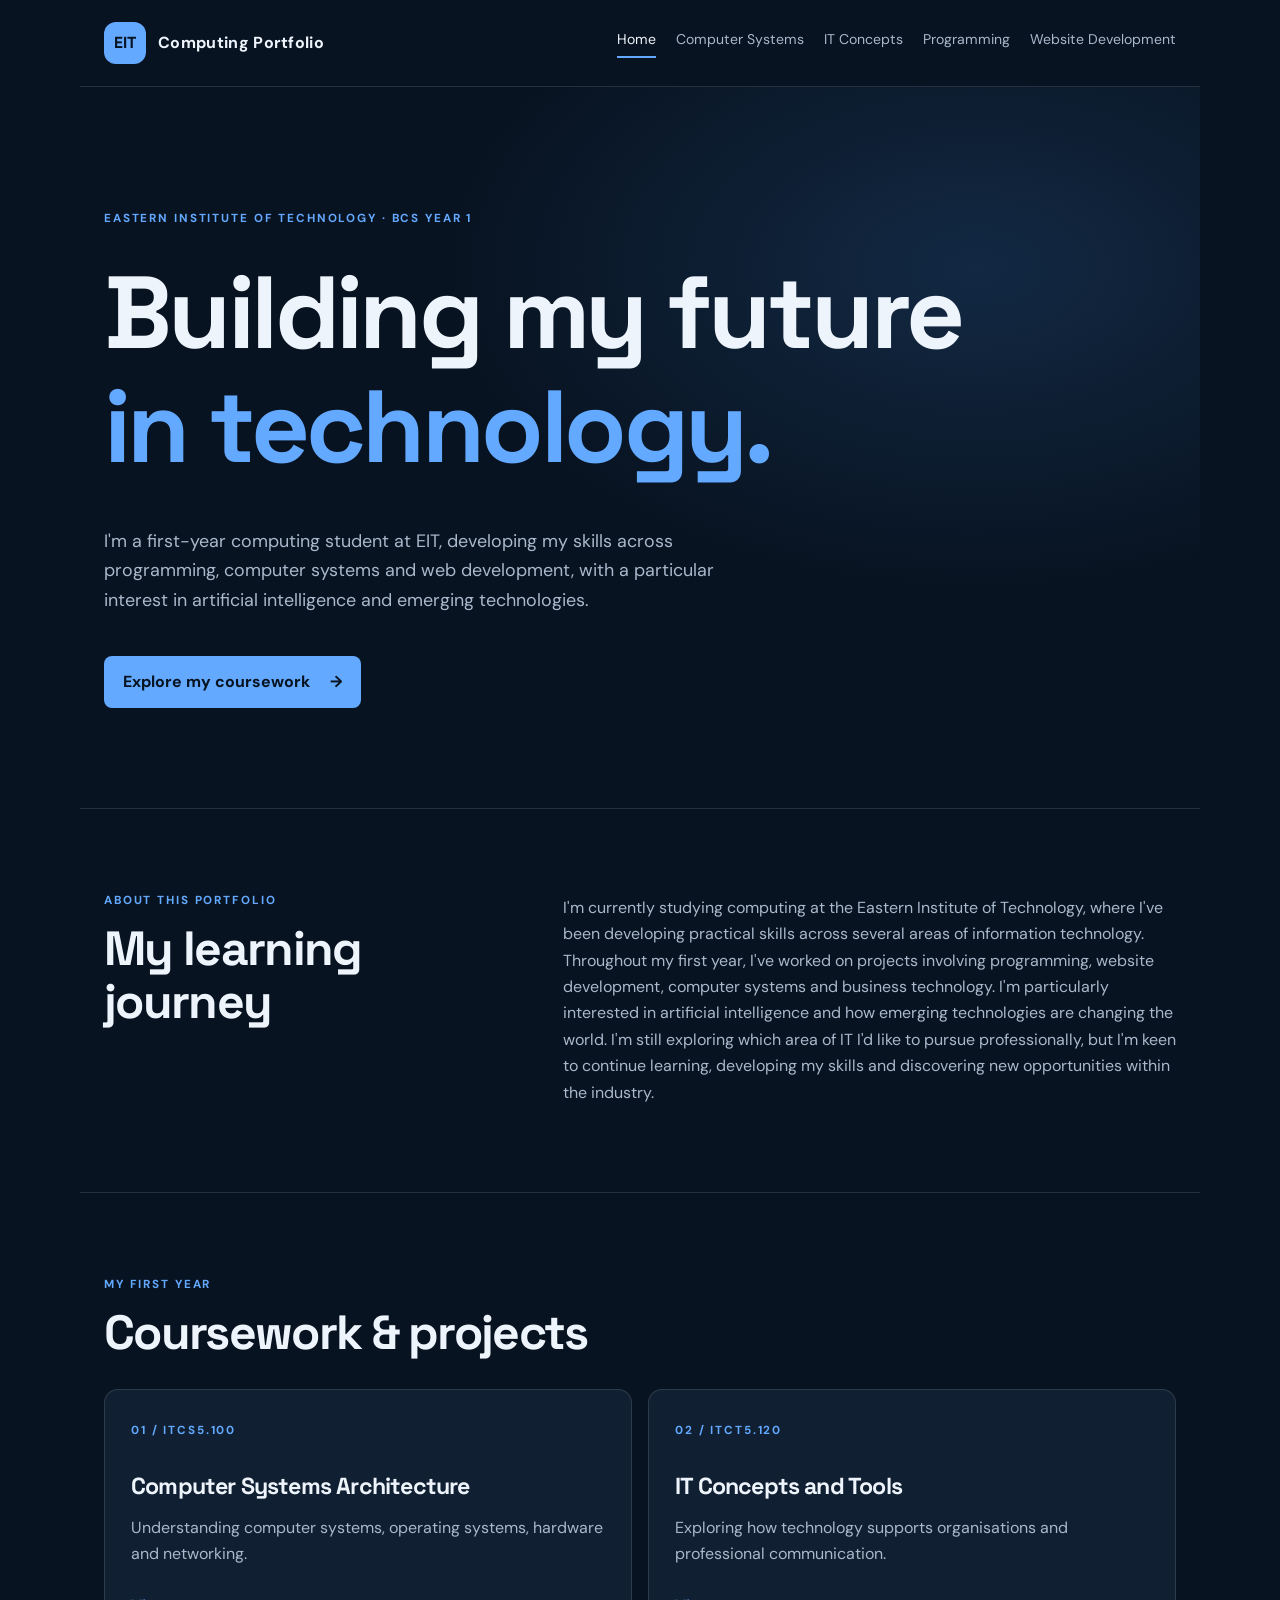
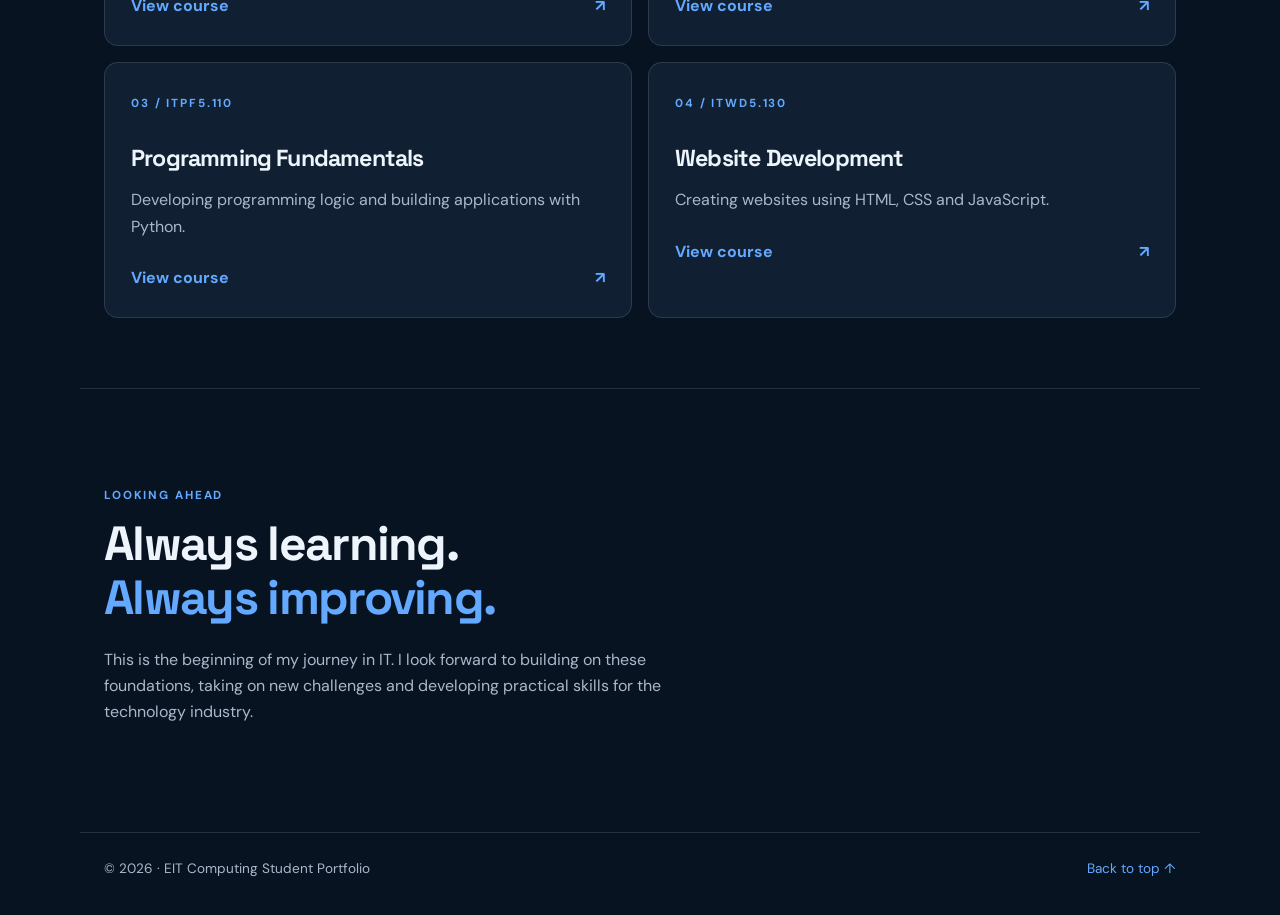
<file: index.html>
<!DOCTYPE html>
<html lang="en">
<head>
  <meta charset="UTF-8">
  <meta name="viewport" content="width=device-width, initial-scale=1.0">
  <meta name="description" content="EIT computing student professional portfolio showcasing first-year projects, skills and learning.">
  <title>Professional Portfolio | EIT Computing</title>
  <link rel="stylesheet" href="css/style.css">
  <script src="js/script.js" defer></script>
</head>
<body>
<header class="site-header">
  <a class="brand" href="index.html"><span class="brand-mark">EIT</span><span>Computing Portfolio</span></a>
  <button class="menu-toggle" aria-label="Toggle navigation" aria-expanded="false">☰</button>
  <nav class="nav">
    <a class="active" href="index.html">Home</a>
    <a href="computer-systems.html">Computer Systems</a>
    <a href="it-concepts.html">IT Concepts</a>
    <a href="programming.html">Programming</a>
    <a href="website-development.html">Website Development</a>
  </nav>
</header>
<main>
  <section class="hero">
    <p class="eyebrow">EASTERN INSTITUTE OF TECHNOLOGY · BCS YEAR 1</p>
    <h1>Building my future<br><span>in technology.</span></h1>
    <p class="hero-copy">I'm a first-year computing student at EIT, developing my skills across programming, computer systems and web development, with a particular interest in artificial intelligence and emerging technologies.</p>
    <a class="button" href="#courses">Explore my coursework <span aria-hidden="true">→</span></a>
  </section>
  <section class="intro section">
    <div><p class="eyebrow">ABOUT THIS PORTFOLIO</p><h2>My learning journey</h2></div>
    <p>I'm currently studying computing at the Eastern Institute of Technology, where I've been developing practical skills across several areas of information technology. Throughout my first year, I've worked on projects involving programming, website development, computer systems and business technology. I'm particularly interested in artificial intelligence and how emerging technologies are changing the world. I'm still exploring which area of IT I'd like to pursue professionally, but I'm keen to continue learning, developing my skills and discovering new opportunities within the industry.</p>
  </section>
  <section class="section" id="courses">
    <p class="eyebrow">MY FIRST YEAR</p><h2>Coursework & projects</h2>
    <div class="course-grid">
      <a class="course-card" href="computer-systems.html"><span class="card-number">01 / ITCS5.100</span><h3>Computer Systems Architecture</h3><p>Understanding computer systems, operating systems, hardware and networking.</p><span class="card-link">View course <b>↗</b></span></a>
      <a class="course-card" href="it-concepts.html"><span class="card-number">02 / ITCT5.120</span><h3>IT Concepts and Tools</h3><p>Exploring how technology supports organisations and professional communication.</p><span class="card-link">View course <b>↗</b></span></a>
      <a class="course-card" href="programming.html"><span class="card-number">03 / ITPF5.110</span><h3>Programming Fundamentals</h3><p>Developing programming logic and building applications with Python.</p><span class="card-link">View course <b>↗</b></span></a>
      <a class="course-card" href="website-development.html"><span class="card-number">04 / ITWD5.130</span><h3>Website Development</h3><p>Creating websites using HTML, CSS and JavaScript.</p><span class="card-link">View course <b>↗</b></span></a>
    </div>
  </section>
  <section class="closing section"><p class="eyebrow">LOOKING AHEAD</p><h2>Always learning.<br><span>Always improving.</span></h2><p>This is the beginning of my journey in IT. I look forward to building on these foundations, taking on new challenges and developing practical skills for the technology industry.</p></section>
</main>
<footer><span>© 2026 · EIT Computing Student Portfolio</span><a href="index.html">Back to top ↑</a></footer>
</body></html>
</file>
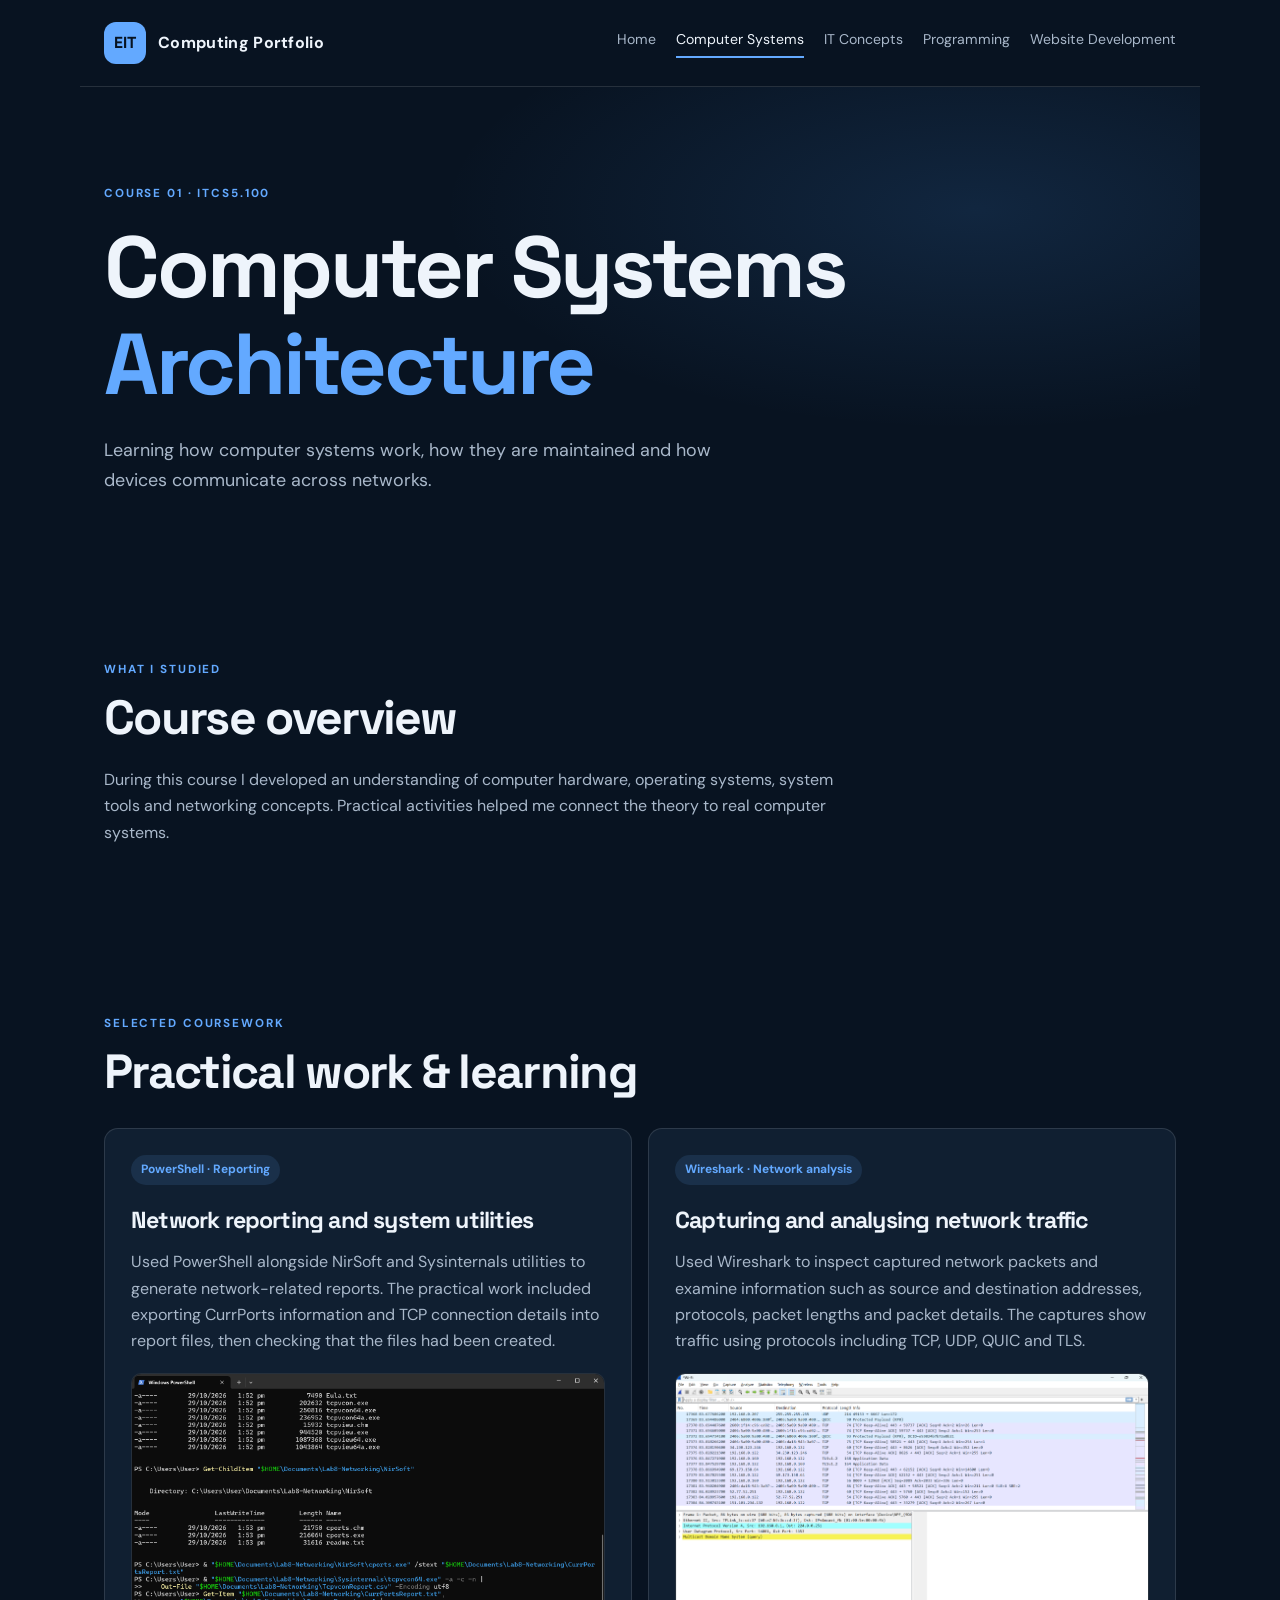
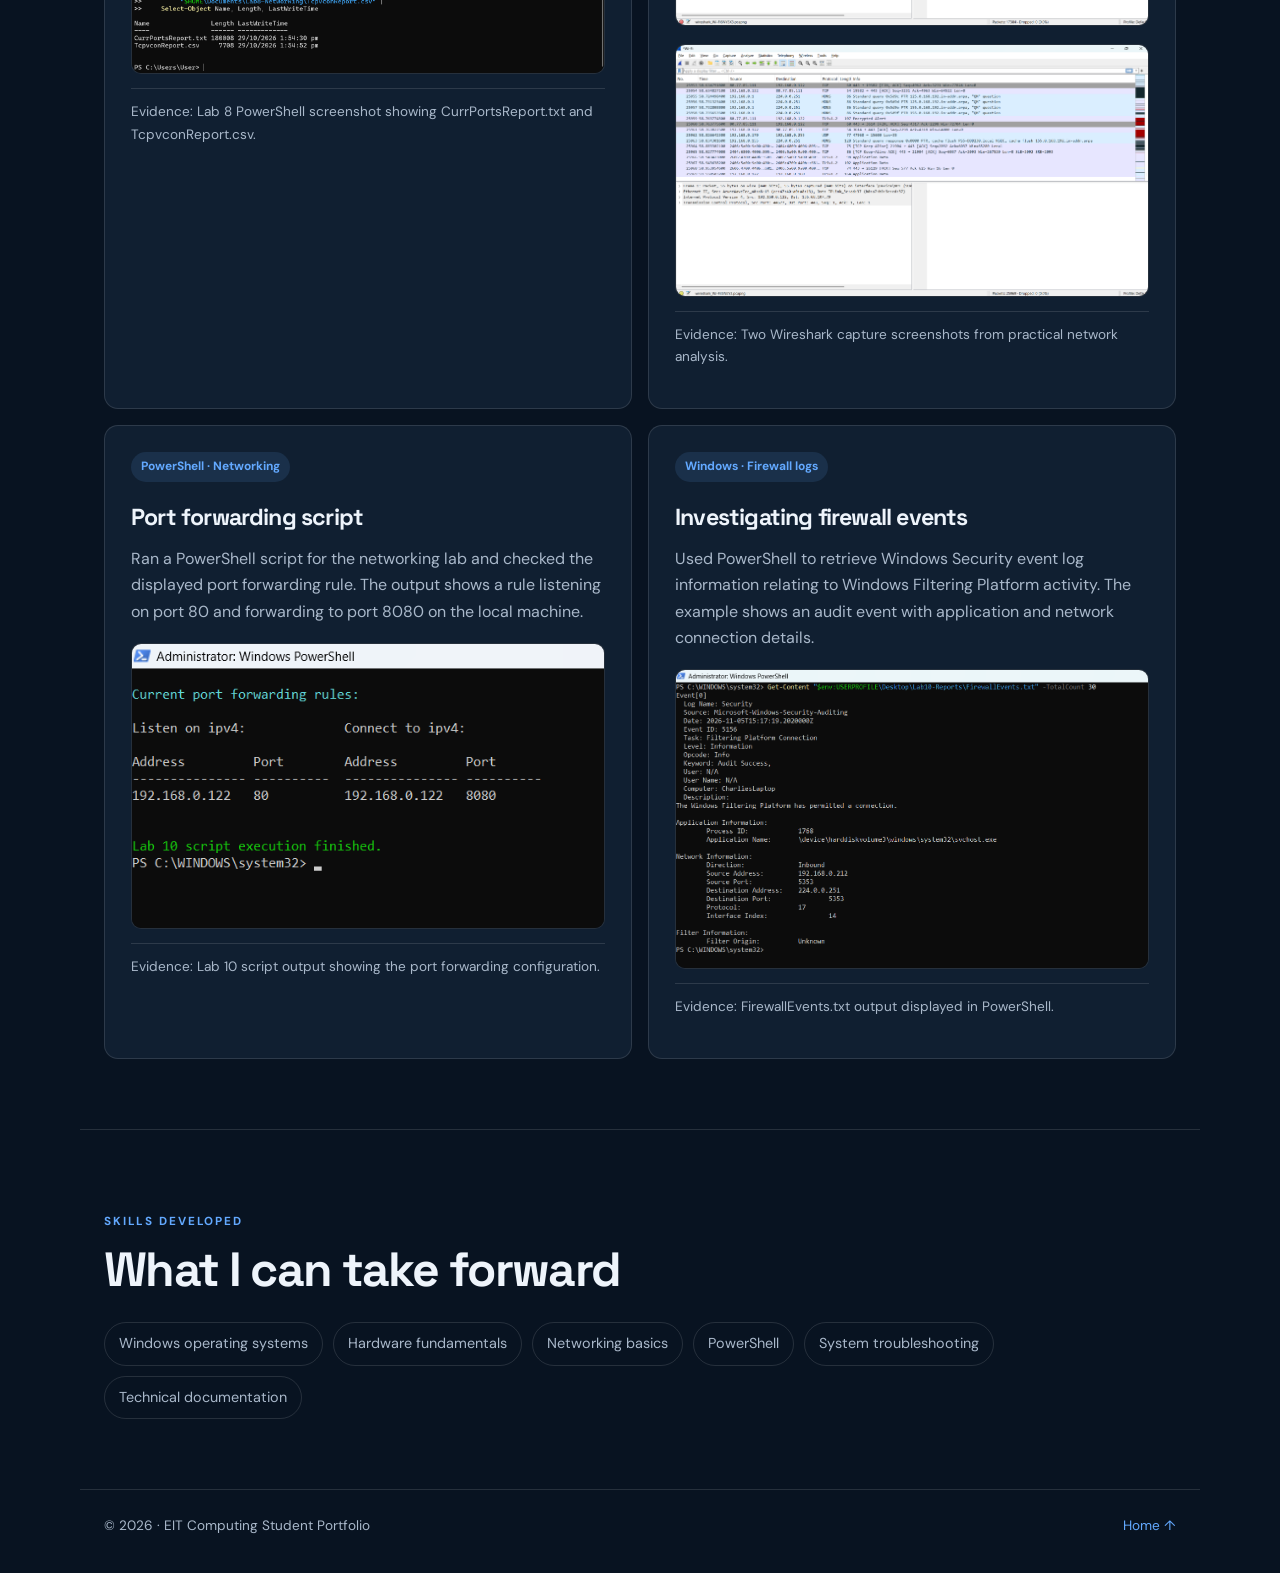
<file: computer-systems.html>
<!DOCTYPE html>
<html lang="en"><head><meta charset="UTF-8"><meta name="viewport" content="width=device-width, initial-scale=1.0"><title>Computer Systems Architecture | Portfolio</title><link rel="stylesheet" href="css/style.css"><script src="js/script.js" defer></script></head>
<body><header class="site-header"><a class="brand" href="index.html"><span class="brand-mark">EIT</span><span>Computing Portfolio</span></a><button class="menu-toggle" aria-label="Toggle navigation" aria-expanded="false">☰</button><nav class="nav"><a href="index.html">Home</a><a class="active" href="computer-systems.html">Computer Systems</a><a href="it-concepts.html">IT Concepts</a><a href="programming.html">Programming</a><a href="website-development.html">Website Development</a></nav></header>
<main><section class="page-hero"><p class="eyebrow">COURSE 01 · ITCS5.100</p><h1>Computer Systems<br><span>Architecture</span></h1><p>Learning how computer systems work, how they are maintained and how devices communicate across networks.</p></section>
<section class="section"><p class="eyebrow">WHAT I STUDIED</p><h2>Course overview</h2><p>During this course I developed an understanding of computer hardware, operating systems, system tools and networking concepts. Practical activities helped me connect the theory to real computer systems.</p></section>
<section class="section"><p class="eyebrow">SELECTED COURSEWORK</p><h2>Practical work & learning</h2>
<div class="project-grid">
<article class="project-card"><span class="tag">PowerShell · Reporting</span><h3>Network reporting and system utilities</h3>
<p>Used PowerShell alongside NirSoft and Sysinternals utilities to generate network-related reports. The practical work included exporting CurrPorts information and TCP connection details into report files, then checking that the files had been created.</p>
<img class="project-image" src="assets/computer-systems-powershell-reports.png" alt="PowerShell commands and output showing network report files being generated and checked">
<p class="evidence">Evidence: Lab 8 PowerShell screenshot showing CurrPortsReport.txt and TcpvconReport.csv.</p></article>

<article class="project-card"><span class="tag">Wireshark · Network analysis</span><h3>Capturing and analysing network traffic</h3>
<p>Used Wireshark to inspect captured network packets and examine information such as source and destination addresses, protocols, packet lengths and packet details. The captures show traffic using protocols including TCP, UDP, QUIC and TLS.</p>
<img class="project-image" src="assets/computer-systems-wireshark-capture-1.png" alt="Wireshark packet capture showing network traffic and protocol details">
<img class="project-image" src="assets/computer-systems-wireshark-capture-2.png" alt="Second Wireshark packet capture showing TCP, mDNS and TLS traffic">
<p class="evidence">Evidence: Two Wireshark capture screenshots from practical network analysis.</p></article>

<article class="project-card"><span class="tag">PowerShell · Networking</span><h3>Port forwarding script</h3>
<p>Ran a PowerShell script for the networking lab and checked the displayed port forwarding rule. The output shows a rule listening on port 80 and forwarding to port 8080 on the local machine.</p>
<img class="project-image" src="assets/computer-systems-port-forwarding.png" alt="PowerShell output showing a completed port forwarding lab script and rule">
<p class="evidence">Evidence: Lab 10 script output showing the port forwarding configuration.</p></article>

<article class="project-card"><span class="tag">Windows · Firewall logs</span><h3>Investigating firewall events</h3>
<p>Used PowerShell to retrieve Windows Security event log information relating to Windows Filtering Platform activity. The example shows an audit event with application and network connection details.</p>
<img class="project-image" src="assets/computer-systems-firewall-events.png" alt="PowerShell output showing Windows Filtering Platform security event details">
<p class="evidence">Evidence: FirewallEvents.txt output displayed in PowerShell.</p></article>
</div></section>
<section class="section skills"><p class="eyebrow">SKILLS DEVELOPED</p><h2>What I can take forward</h2><div class="chips"><span>Windows operating systems</span><span>Hardware fundamentals</span><span>Networking basics</span><span>PowerShell</span><span>System troubleshooting</span><span>Technical documentation</span></div></section></main>
<footer><span>© 2026 · EIT Computing Student Portfolio</span><a href="index.html">Home ↑</a></footer></body></html>
</file>
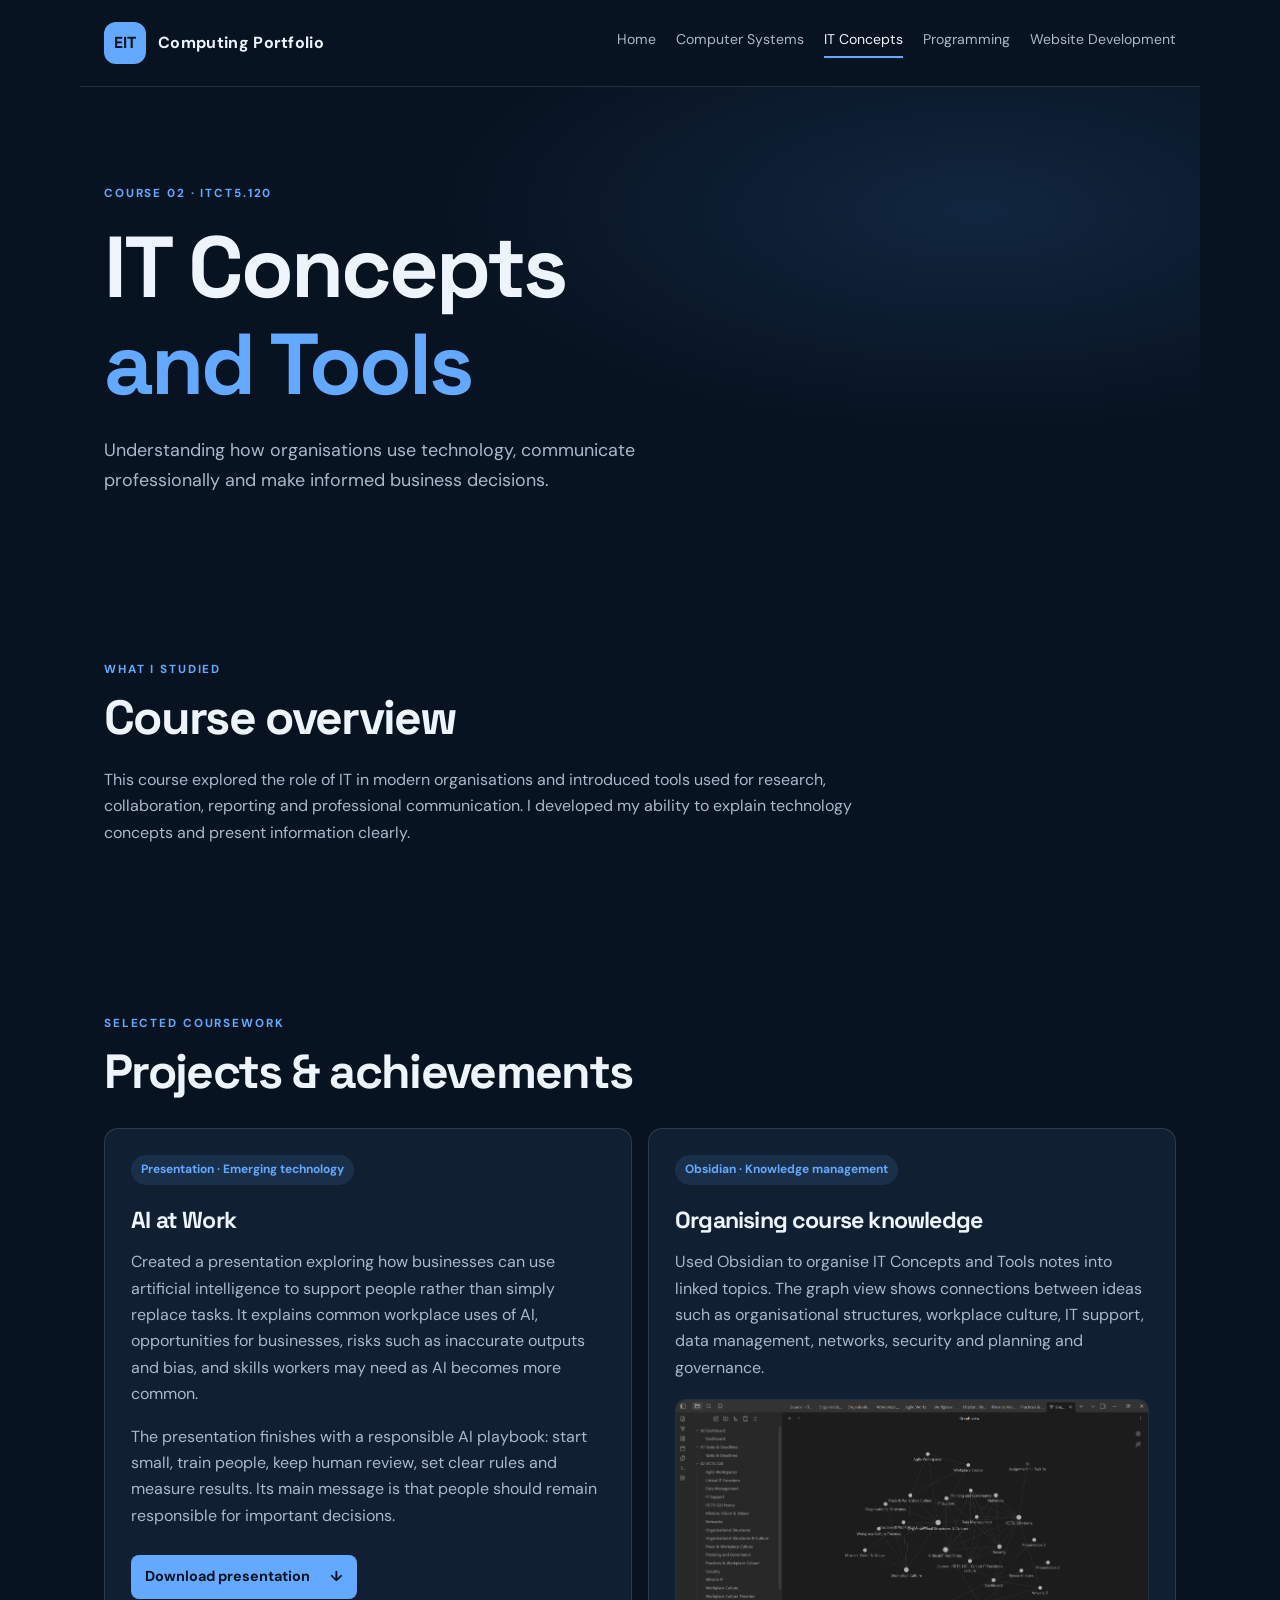
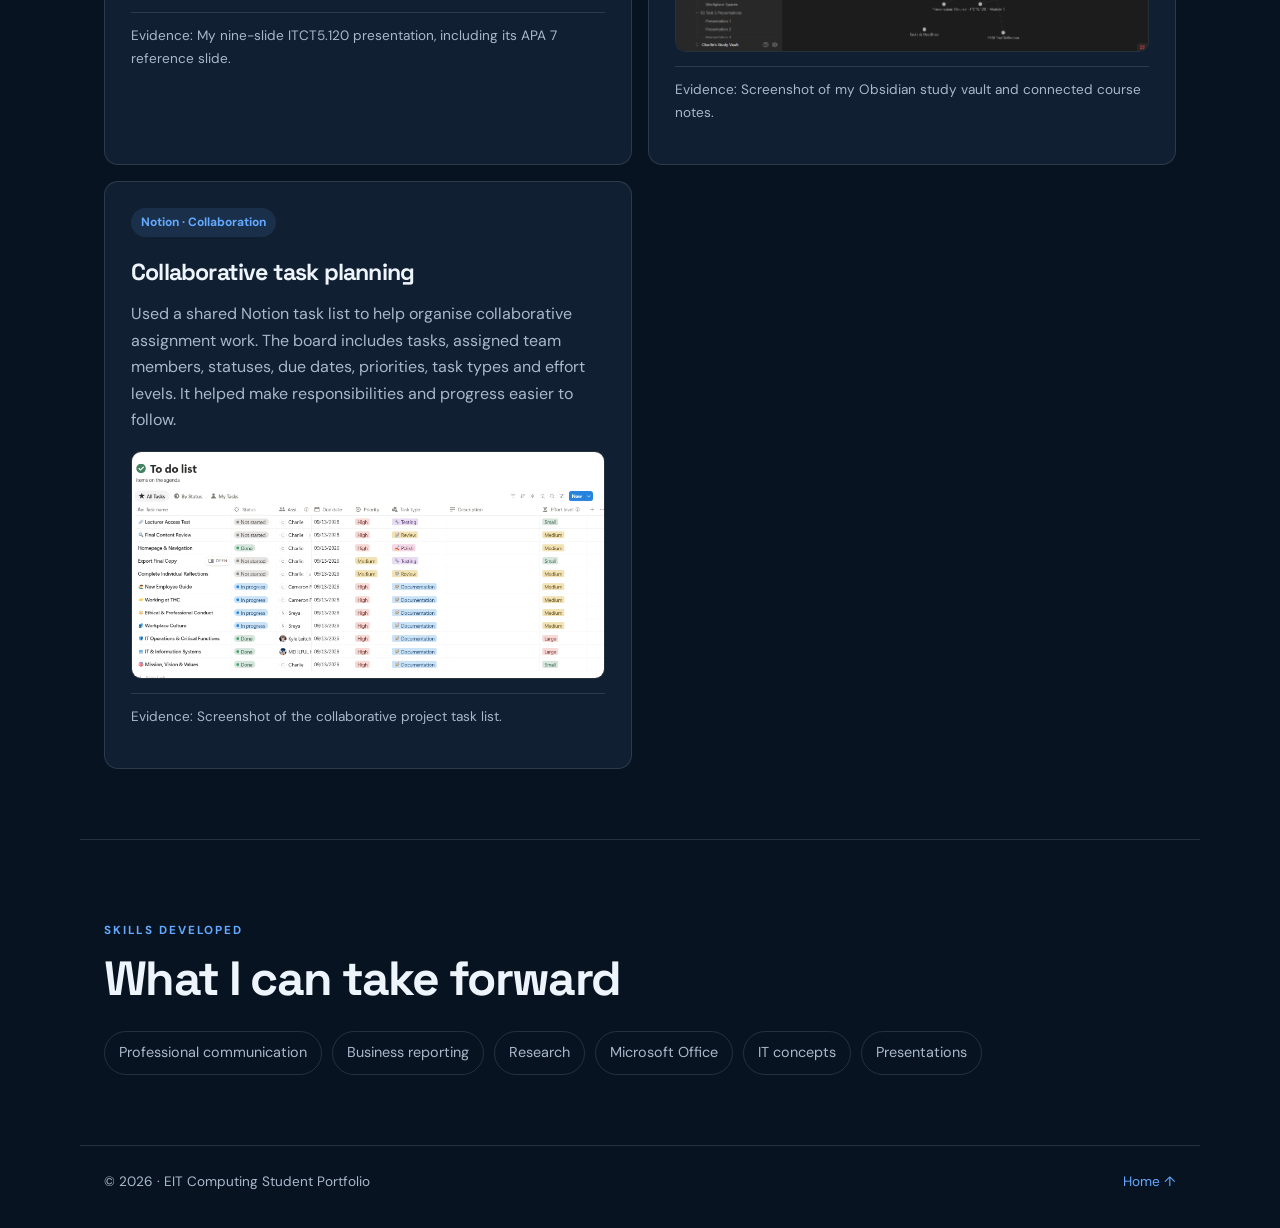
<file: it-concepts.html>
<!DOCTYPE html>
<html lang="en"><head><meta charset="UTF-8"><meta name="viewport" content="width=device-width, initial-scale=1.0"><title>IT Concepts and Tools | Portfolio</title><link rel="stylesheet" href="css/style.css"><script src="js/script.js" defer></script></head>
<body><header class="site-header"><a class="brand" href="index.html"><span class="brand-mark">EIT</span><span>Computing Portfolio</span></a><button class="menu-toggle" aria-label="Toggle navigation" aria-expanded="false">☰</button><nav class="nav"><a href="index.html">Home</a><a href="computer-systems.html">Computer Systems</a><a class="active" href="it-concepts.html">IT Concepts</a><a href="programming.html">Programming</a><a href="website-development.html">Website Development</a></nav></header>
<main><section class="page-hero"><p class="eyebrow">COURSE 02 · ITCT5.120</p><h1>IT Concepts<br><span>and Tools</span></h1><p>Understanding how organisations use technology, communicate professionally and make informed business decisions.</p></section>
<section class="section"><p class="eyebrow">WHAT I STUDIED</p><h2>Course overview</h2><p>This course explored the role of IT in modern organisations and introduced tools used for research, collaboration, reporting and professional communication. I developed my ability to explain technology concepts and present information clearly.</p></section>
<section class="section"><p class="eyebrow">SELECTED COURSEWORK</p><h2>Projects & achievements</h2>
<div class="project-grid">
<article class="project-card"><span class="tag">Presentation · Emerging technology</span><h3>AI at Work</h3>
<p>Created a presentation exploring how businesses can use artificial intelligence to support people rather than simply replace tasks. It explains common workplace uses of AI, opportunities for businesses, risks such as inaccurate outputs and bias, and skills workers may need as AI becomes more common.</p>
<p>The presentation finishes with a responsible AI playbook: start small, train people, keep human review, set clear rules and measure results. Its main message is that people should remain responsible for important decisions.</p>
<a class="button" href="assets/AI_at_Work_Presentation.pptx" download>Download presentation <span aria-hidden="true">↓</span></a>
<p class="evidence">Evidence: My nine-slide ITCT5.120 presentation, including its APA 7 reference slide.</p></article>

<article class="project-card"><span class="tag">Obsidian · Knowledge management</span><h3>Organising course knowledge</h3>
<p>Used Obsidian to organise IT Concepts and Tools notes into linked topics. The graph view shows connections between ideas such as organisational structures, workplace culture, IT support, data management, networks, security and planning and governance.</p>
<img class="project-image" src="assets/it-concepts-obsidian-graph.png" alt="Obsidian graph view showing connected IT Concepts and Tools course notes">
<p class="evidence">Evidence: Screenshot of my Obsidian study vault and connected course notes.</p></article>

<article class="project-card"><span class="tag">Notion · Collaboration</span><h3>Collaborative task planning</h3>
<p>Used a shared Notion task list to help organise collaborative assignment work. The board includes tasks, assigned team members, statuses, due dates, priorities, task types and effort levels. It helped make responsibilities and progress easier to follow.</p>
<img class="project-image" src="assets/it-concepts-notion-task-list.png" alt="Notion collaborative task list showing task status, assignees, due dates and priorities">
<p class="evidence">Evidence: Screenshot of the collaborative project task list.</p></article>
</div></section>
<section class="section skills"><p class="eyebrow">SKILLS DEVELOPED</p><h2>What I can take forward</h2><div class="chips"><span>Professional communication</span><span>Business reporting</span><span>Research</span><span>Microsoft Office</span><span>IT concepts</span><span>Presentations</span></div></section></main>
<footer><span>© 2026 · EIT Computing Student Portfolio</span><a href="index.html">Home ↑</a></footer></body></html>
</file>
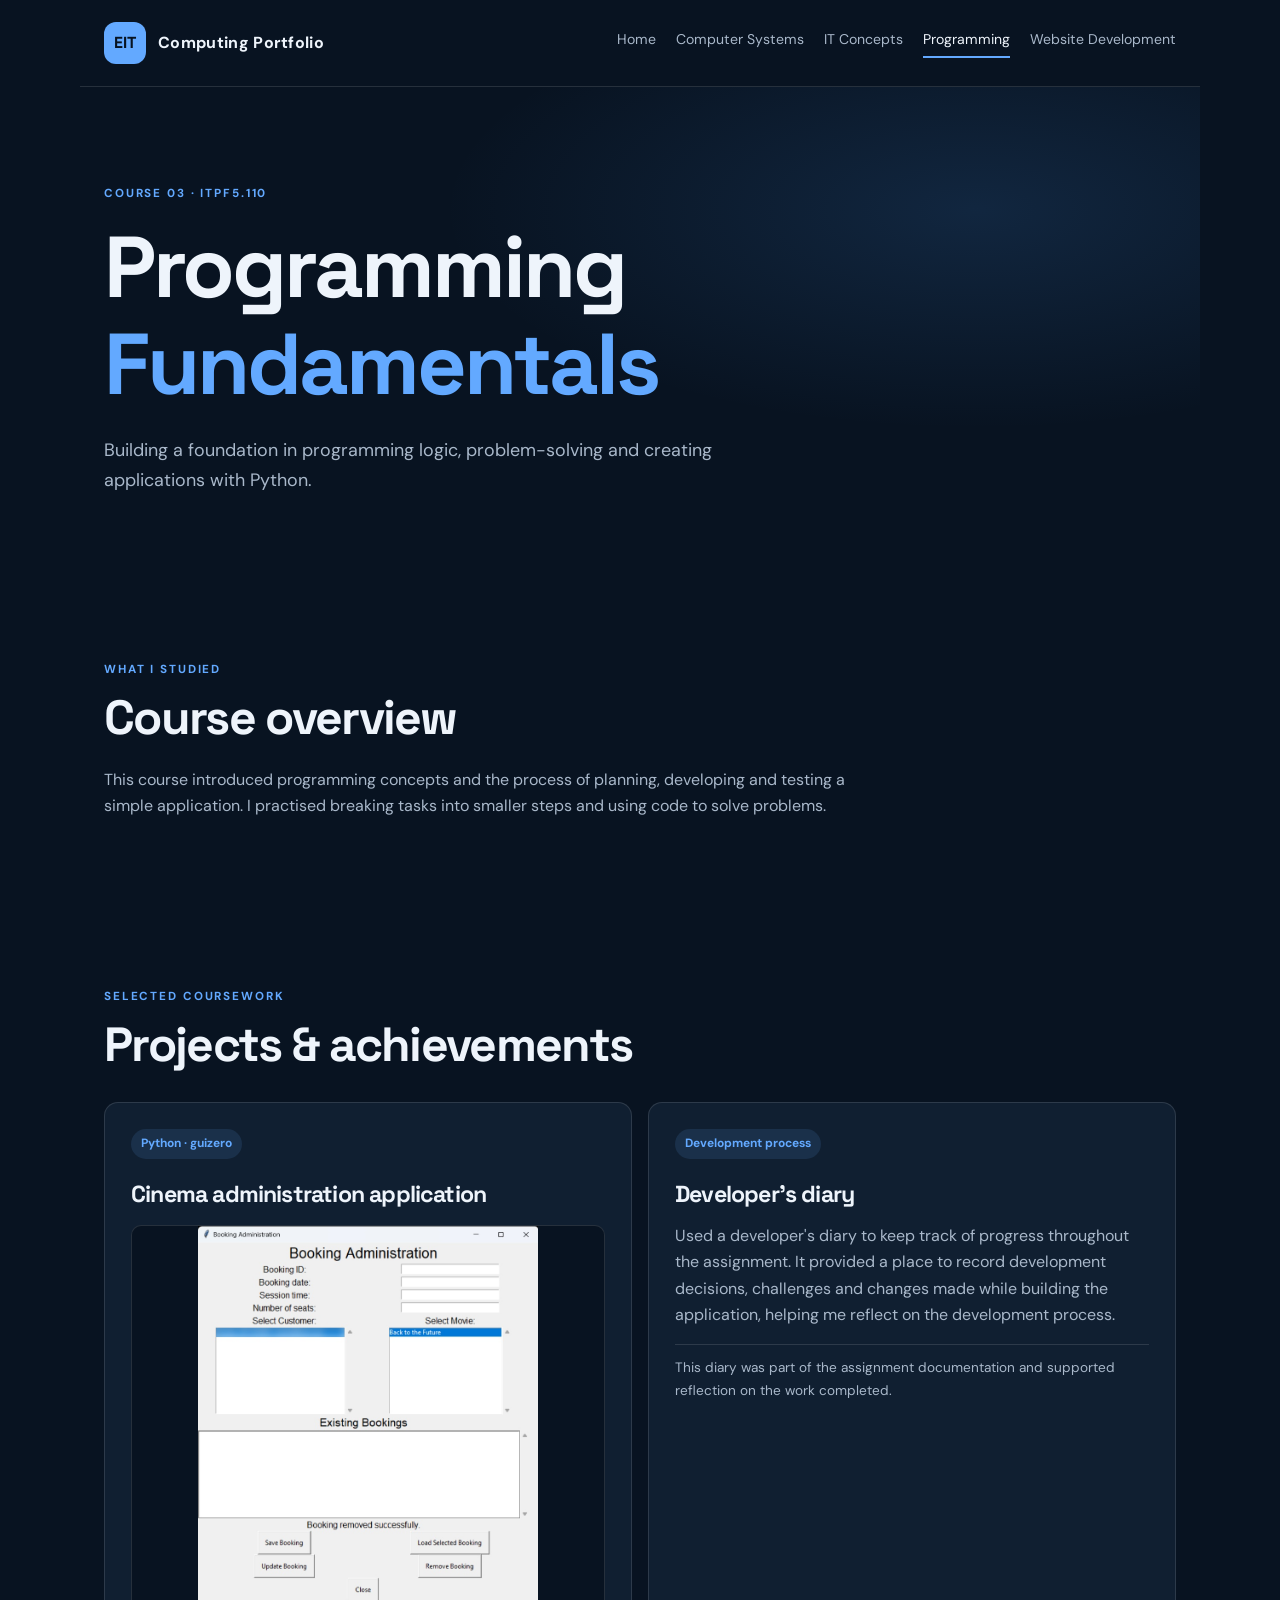
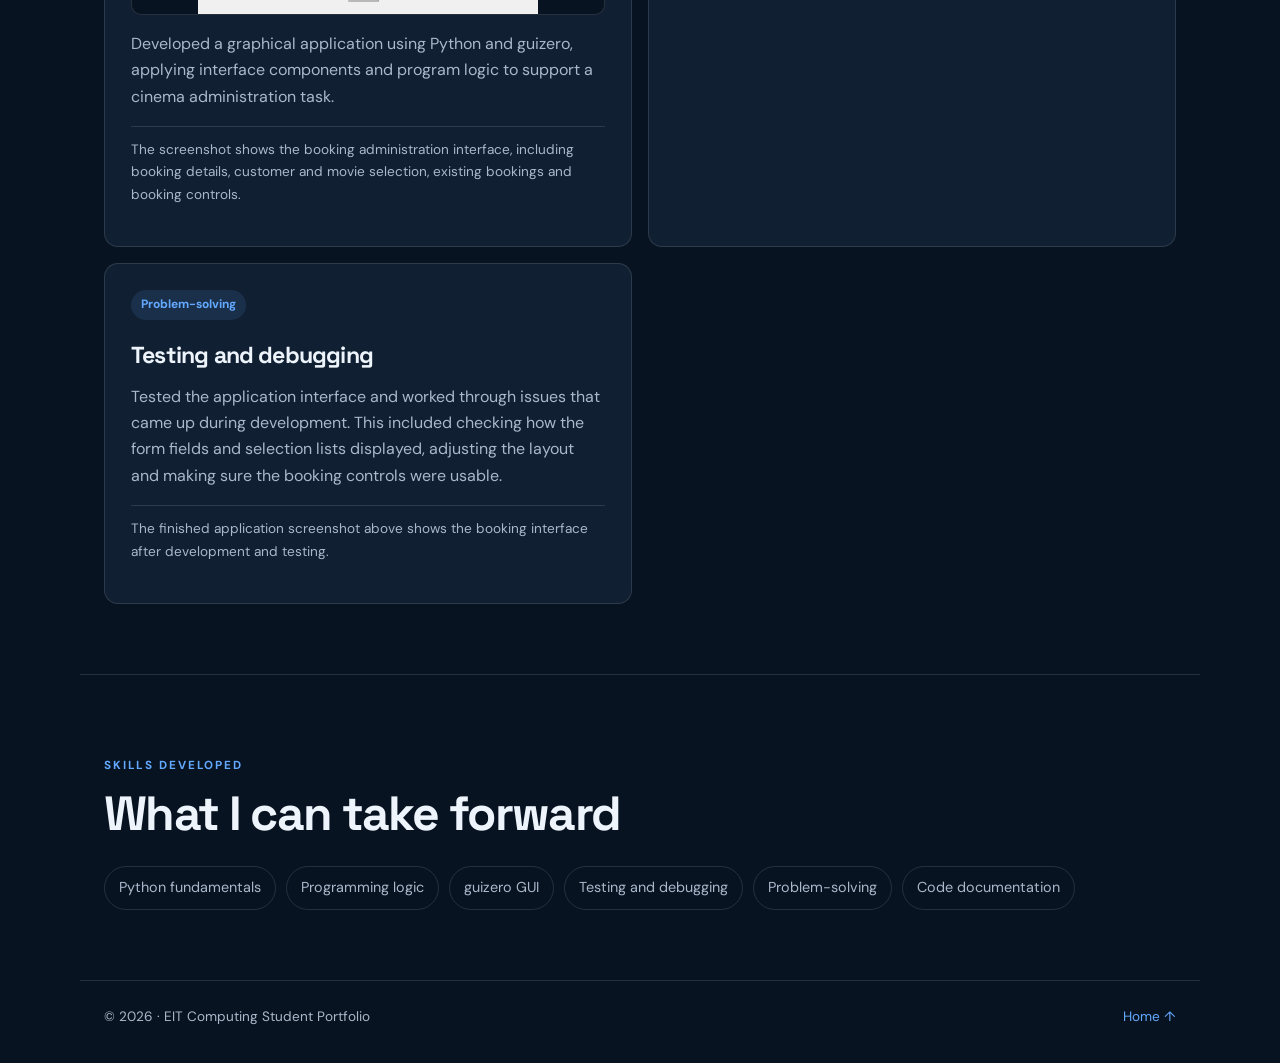
<file: programming.html>
<!DOCTYPE html>
<html lang="en"><head><meta charset="UTF-8"><meta name="viewport" content="width=device-width, initial-scale=1.0"><title>Programming Fundamentals | Portfolio</title><link rel="stylesheet" href="css/style.css"><script src="js/script.js" defer></script></head>
<body><header class="site-header"><a class="brand" href="index.html"><span class="brand-mark">EIT</span><span>Computing Portfolio</span></a><button class="menu-toggle" aria-label="Toggle navigation" aria-expanded="false">☰</button><nav class="nav"><a href="index.html">Home</a><a href="computer-systems.html">Computer Systems</a><a href="it-concepts.html">IT Concepts</a><a class="active" href="programming.html">Programming</a><a href="website-development.html">Website Development</a></nav></header>
<main><section class="page-hero"><p class="eyebrow">COURSE 03 · ITPF5.110</p><h1>Programming<br><span>Fundamentals</span></h1><p>Building a foundation in programming logic, problem-solving and creating applications with Python.</p></section>
<section class="section"><p class="eyebrow">WHAT I STUDIED</p><h2>Course overview</h2><p>This course introduced programming concepts and the process of planning, developing and testing a simple application. I practised breaking tasks into smaller steps and using code to solve problems.</p></section>
<section class="section"><p class="eyebrow">SELECTED COURSEWORK</p><h2>Projects & achievements</h2><div class="project-grid">
<article class="project-card"><span class="tag">Python · guizero</span><h3>Cinema administration application</h3><img class="project-image booking-shot" src="assets/cinema-booking-app-redacted.jpg" alt="Screenshot of the Cinema Booking Administration application built with guizero"><p>Developed a graphical application using Python and guizero, applying interface components and program logic to support a cinema administration task.</p><p class="evidence">The screenshot shows the booking administration interface, including booking details, customer and movie selection, existing bookings and booking controls.</p></article>
<article class="project-card"><span class="tag">Development process</span><h3>Developer's diary</h3><p>Used a developer's diary to keep track of progress throughout the assignment. It provided a place to record development decisions, challenges and changes made while building the application, helping me reflect on the development process.</p><p class="evidence">This diary was part of the assignment documentation and supported reflection on the work completed.</p></article>
<article class="project-card"><span class="tag">Problem-solving</span><h3>Testing and debugging</h3><p>Tested the application interface and worked through issues that came up during development. This included checking how the form fields and selection lists displayed, adjusting the layout and making sure the booking controls were usable.</p><p class="evidence">The finished application screenshot above shows the booking interface after development and testing.</p></article>
</div></section>
<section class="section skills"><p class="eyebrow">SKILLS DEVELOPED</p><h2>What I can take forward</h2><div class="chips"><span>Python fundamentals</span><span>Programming logic</span><span>guizero GUI</span><span>Testing and debugging</span><span>Problem-solving</span><span>Code documentation</span></div></section></main>
<footer><span>© 2026 · EIT Computing Student Portfolio</span><a href="index.html">Home ↑</a></footer></body></html>
</file>
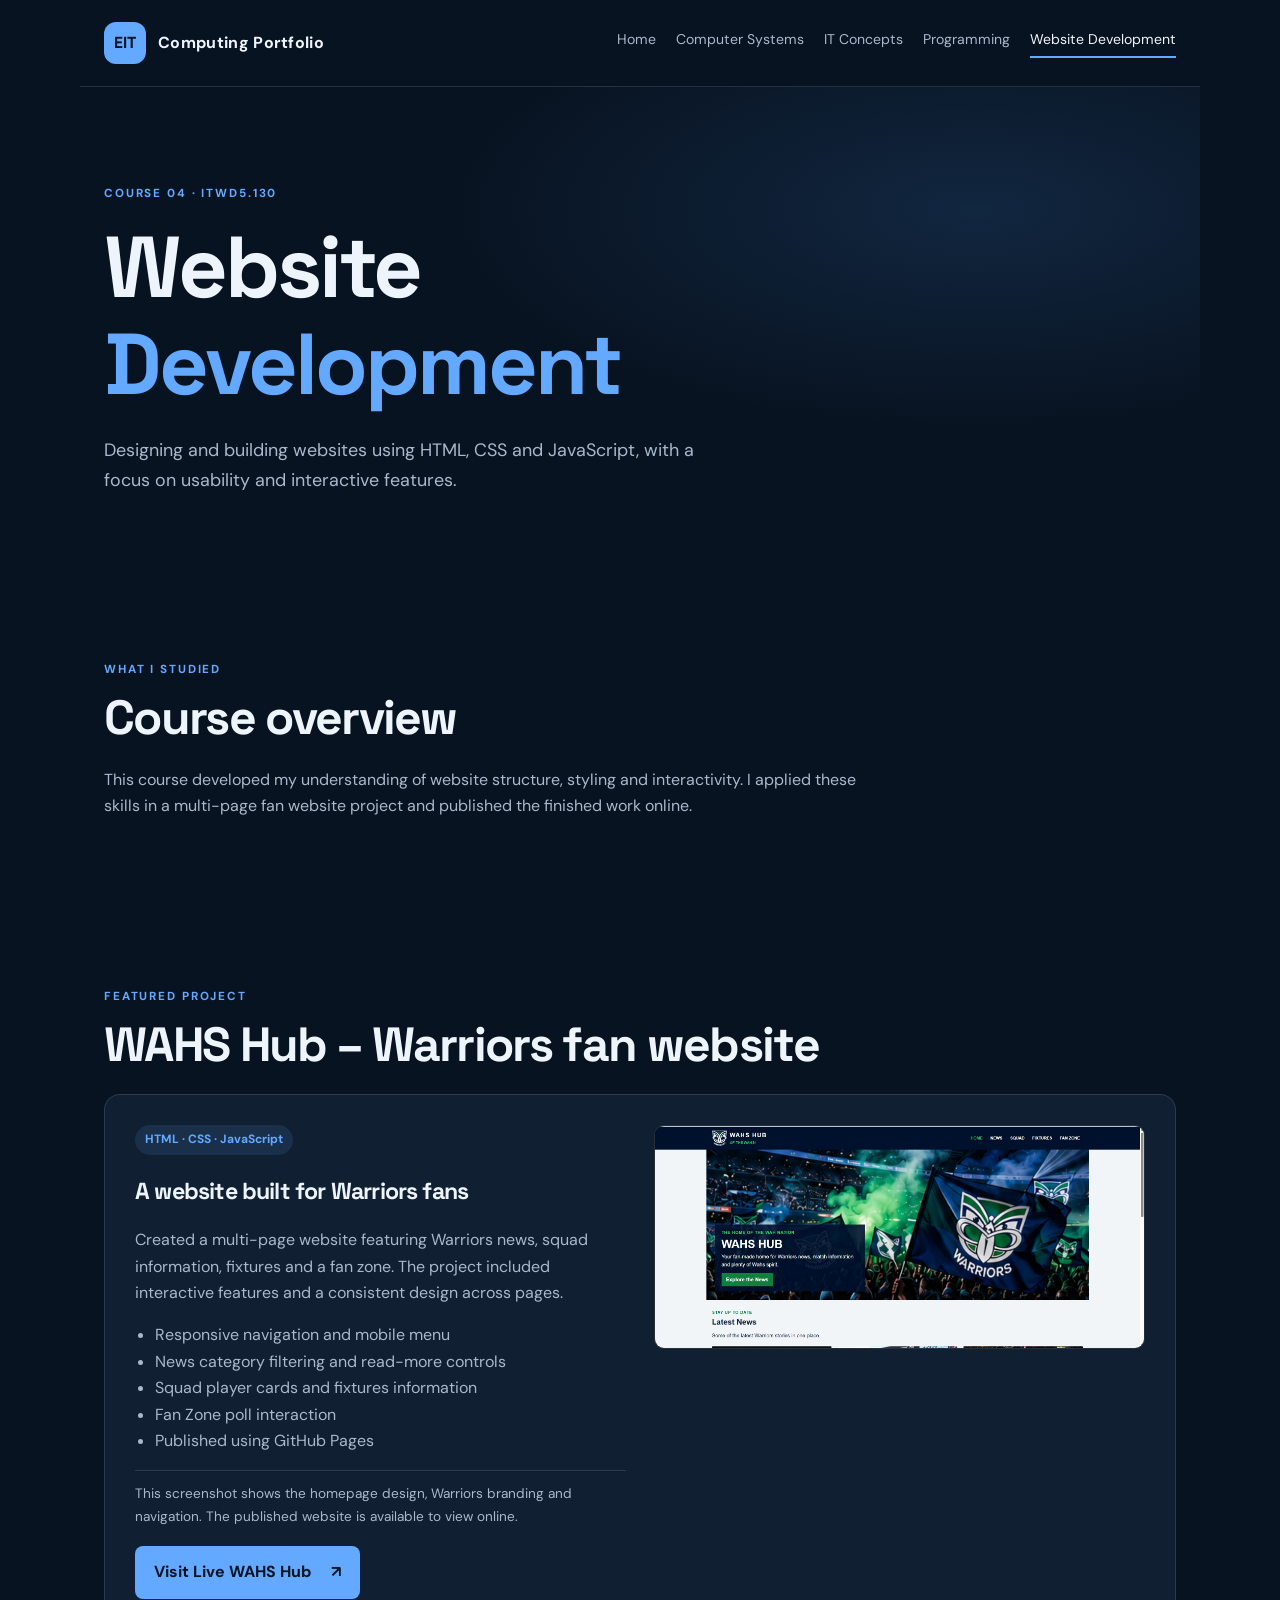
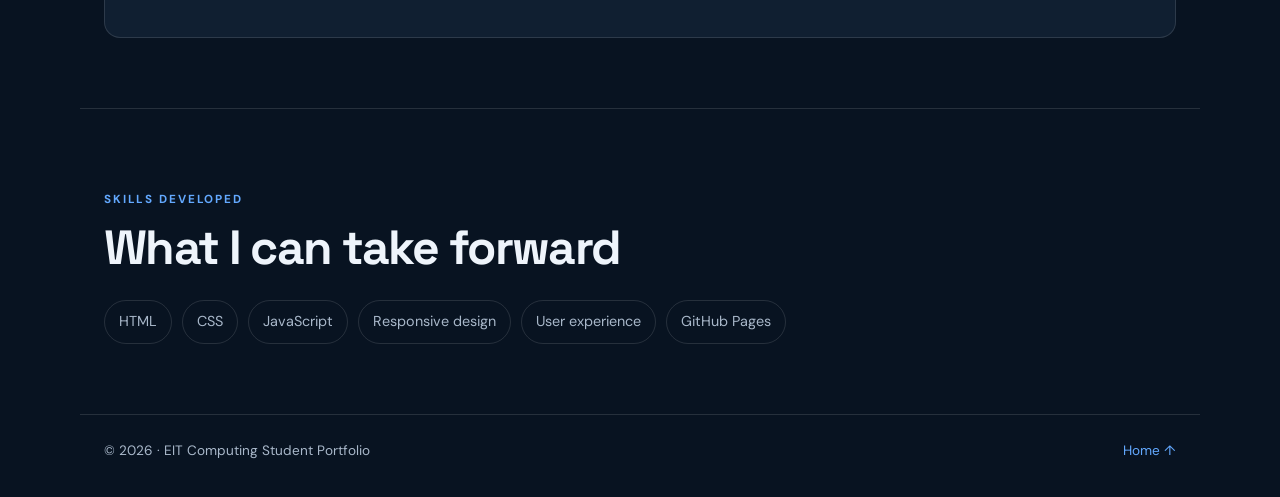
<file: website-development.html>
<!DOCTYPE html>
<html lang="en"><head><meta charset="UTF-8"><meta name="viewport" content="width=device-width, initial-scale=1.0"><title>Website Development | Portfolio</title><link rel="stylesheet" href="css/style.css"><script src="js/script.js" defer></script></head>
<body><header class="site-header"><a class="brand" href="index.html"><span class="brand-mark">EIT</span><span>Computing Portfolio</span></a><button class="menu-toggle" aria-label="Toggle navigation" aria-expanded="false">☰</button><nav class="nav"><a href="index.html">Home</a><a href="computer-systems.html">Computer Systems</a><a href="it-concepts.html">IT Concepts</a><a href="programming.html">Programming</a><a class="active" href="website-development.html">Website Development</a></nav></header>
<main><section class="page-hero"><p class="eyebrow">COURSE 04 · ITWD5.130</p><h1>Website<br><span>Development</span></h1><p>Designing and building websites using HTML, CSS and JavaScript, with a focus on usability and interactive features.</p></section>
<section class="section"><p class="eyebrow">WHAT I STUDIED</p><h2>Course overview</h2><p>This course developed my understanding of website structure, styling and interactivity. I applied these skills in a multi-page fan website project and published the finished work online.</p></section>
<section class="section"><p class="eyebrow">FEATURED PROJECT</p><h2>WAHS Hub – Warriors fan website</h2><div class="feature-panel"><div><span class="tag">HTML · CSS · JavaScript</span><h3>A website built for Warriors fans</h3><p>Created a multi-page website featuring Warriors news, squad information, fixtures and a fan zone. The project included interactive features and a consistent design across pages.</p><ul><li>Responsive navigation and mobile menu</li><li>News category filtering and read-more controls</li><li>Squad player cards and fixtures information</li><li>Fan Zone poll interaction</li><li>Published using GitHub Pages</li></ul><p class="evidence">This screenshot shows the homepage design, Warriors branding and navigation. The published website is available to view online.</p><p class="project-actions"><a class="button" href="https://charlzman.github.io/wahs-hub/" target="_blank" rel="noopener noreferrer">Visit Live WAHS Hub <span aria-hidden="true">↗</span></a></p></div><img class="project-image warriors-shot" src="assets/wahs-hub-homepage.jpg" alt="Screenshot of the WAHS Hub Warriors website homepage showing its Warriors branding and navigation"></div></section>
<section class="section skills"><p class="eyebrow">SKILLS DEVELOPED</p><h2>What I can take forward</h2><div class="chips"><span>HTML</span><span>CSS</span><span>JavaScript</span><span>Responsive design</span><span>User experience</span><span>GitHub Pages</span></div></section></main>
<footer><span>© 2026 · EIT Computing Student Portfolio</span><a href="index.html">Home ↑</a></footer></body></html>
</file>
<file: css/style.css>
@import url('https://fonts.googleapis.com/css2?family=DM+Sans:wght@400;500;600;700&family=Space+Grotesk:wght@400;500;600;700&display=swap');
:root{--bg:#081321;--panel:#101f31;--panel2:#14263b;--text:#eef4fb;--muted:#a9b8ca;--blue:#63a9ff;--line:rgba(255,255,255,.12);--max:1120px}
*{box-sizing:border-box}html{scroll-behavior:smooth}body{margin:0;background:var(--bg);color:var(--text);font-family:'DM Sans',sans-serif;line-height:1.65}a{color:inherit;text-decoration:none}.site-header{max-width:var(--max);margin:auto;padding:22px 24px;display:flex;align-items:center;justify-content:space-between;gap:24px;border-bottom:1px solid var(--line)}.brand{display:flex;align-items:center;gap:12px;font-weight:700;letter-spacing:.02em}.brand-mark{display:grid;place-items:center;width:42px;height:42px;border-radius:12px;background:var(--blue);color:#071321;font-family:'Space Grotesk';font-weight:700}.nav{display:flex;gap:20px;flex-wrap:wrap}.nav a{font-size:.88rem;color:var(--muted);transition:.2s}.nav a:hover,.nav a.active{color:var(--text)}.nav a.active{border-bottom:2px solid var(--blue);padding-bottom:5px}.menu-toggle{display:none;background:none;color:var(--text);border:1px solid var(--line);border-radius:8px;padding:8px 12px;font-size:1.2rem}.hero,.page-hero{max-width:var(--max);margin:auto;padding:110px 24px 100px}.hero{min-height:540px;display:flex;flex-direction:column;align-items:flex-start;justify-content:center;background:radial-gradient(ellipse at 80% 25%,rgba(65,139,222,.18),transparent 42%)}h1,h2,h3{font-family:'Space Grotesk',sans-serif;line-height:1.12;letter-spacing:-.035em}h1{font-size:clamp(3.2rem,8vw,6.4rem);margin:16px 0 24px}h1 span,.closing h2 span{color:var(--blue)}h2{font-size:clamp(2rem,4vw,3rem);margin:10px 0 22px}h3{font-size:1.45rem}.eyebrow,.card-number{font-size:.73rem;letter-spacing:.16em;font-weight:700;color:var(--blue)}.hero-copy,.page-hero>p:last-child{max-width:620px;color:var(--muted);font-size:1.12rem}.button{display:inline-flex;gap:20px;align-items:center;margin-top:22px;padding:13px 19px;background:var(--blue);color:#071321;border-radius:8px;font-weight:700}.section{max-width:var(--max);margin:auto;padding:70px 24px}.intro{display:grid;grid-template-columns:.8fr 1.2fr;gap:50px;border-top:1px solid var(--line);border-bottom:1px solid var(--line)}.intro>p,.section>p:not(.eyebrow){color:var(--muted);max-width:760px}.course-grid,.project-grid{display:grid;grid-template-columns:repeat(2,1fr);gap:16px;margin-top:30px}.course-card,.project-card{background:var(--panel);border:1px solid var(--line);border-radius:14px;padding:26px;transition:transform .2s,border-color .2s}.course-card:hover{transform:translateY(-4px);border-color:var(--blue)}.course-card h3{margin:30px 0 12px}.course-card p,.project-card p{color:var(--muted)}.card-link{display:flex;justify-content:space-between;margin-top:25px;color:var(--blue);font-weight:700}.page-hero{padding-top:85px;padding-bottom:65px;background:radial-gradient(ellipse at 80% 25%,rgba(65,139,222,.16),transparent 42%)}.page-hero h1{font-size:clamp(3rem,7vw,5.4rem)}.project-card .tag,.tag{display:inline-block;padding:5px 10px;background:rgba(99,169,255,.12);color:var(--blue);border-radius:20px;font-size:.75rem;font-weight:700}.project-card h3{margin:22px 0 12px}.evidence{padding-top:12px;border-top:1px solid var(--line);font-size:.85rem}.skills{border-top:1px solid var(--line)}.chips{display:flex;flex-wrap:wrap;gap:10px;margin-top:25px}.chips span{padding:9px 14px;border:1px solid var(--line);border-radius:30px;color:var(--muted);font-size:.9rem}.feature-panel{display:grid;grid-template-columns:1.3fr .7fr;gap:28px;padding:30px;background:var(--panel);border:1px solid var(--line);border-radius:16px}.feature-panel p,.feature-panel li{color:var(--muted)}.feature-panel ul{padding-left:20px}.feature-visual{min-height:270px;border-radius:12px;background:linear-gradient(145deg,#087e79,#073a50);display:flex;flex-direction:column;align-items:center;justify-content:center;font-family:'Space Grotesk';font-weight:700;font-size:3rem;letter-spacing:.1em}.feature-visual small{font-size:.7rem;letter-spacing:.25em}.visual-lines{width:65%;height:5px;background:rgba(255,255,255,.45);margin-top:28px;box-shadow:0 14px rgba(255,255,255,.25),0 28px rgba(255,255,255,.15)}.closing{border-top:1px solid var(--line);padding-top:85px;padding-bottom:90px}.closing>p:last-child{max-width:620px;color:var(--muted)}footer{max-width:var(--max);margin:auto;padding:25px 24px 35px;border-top:1px solid var(--line);display:flex;justify-content:space-between;color:var(--muted);font-size:.85rem}footer a{color:var(--blue)}
.project-image{display:block;width:100%;height:auto;max-height:390px;object-fit:contain;object-position:center;background:#081321;border:1px solid var(--line);border-radius:10px;margin:18px 0 14px}.warriors-shot{max-height:360px;object-fit:contain}.booking-shot{max-height:390px;object-fit:contain}
@media(max-width:800px){.site-header{flex-wrap:wrap}.menu-toggle{display:block}.nav{display:none;width:100%;flex-direction:column;gap:12px;padding:10px 0}.nav.open{display:flex}.intro,.feature-panel{grid-template-columns:1fr}.hero{min-height:470px;padding-top:75px;padding-bottom:75px}.course-grid,.project-grid{grid-template-columns:1fr}.section{padding-top:52px;padding-bottom:52px}.page-hero{padding-top:65px}footer{gap:15px;flex-wrap:wrap}}

.project-actions{margin:18px 0 8px}.project-actions .button{margin-top:0}.feature-panel{grid-template-columns:1fr 1fr;align-items:start}.feature-panel .project-image{margin-top:0}

.project-card .button{font-size:.9rem;padding:10px 14px;margin-top:10px}
.project-card .button:hover{filter:brightness(1.08)}
</file>
